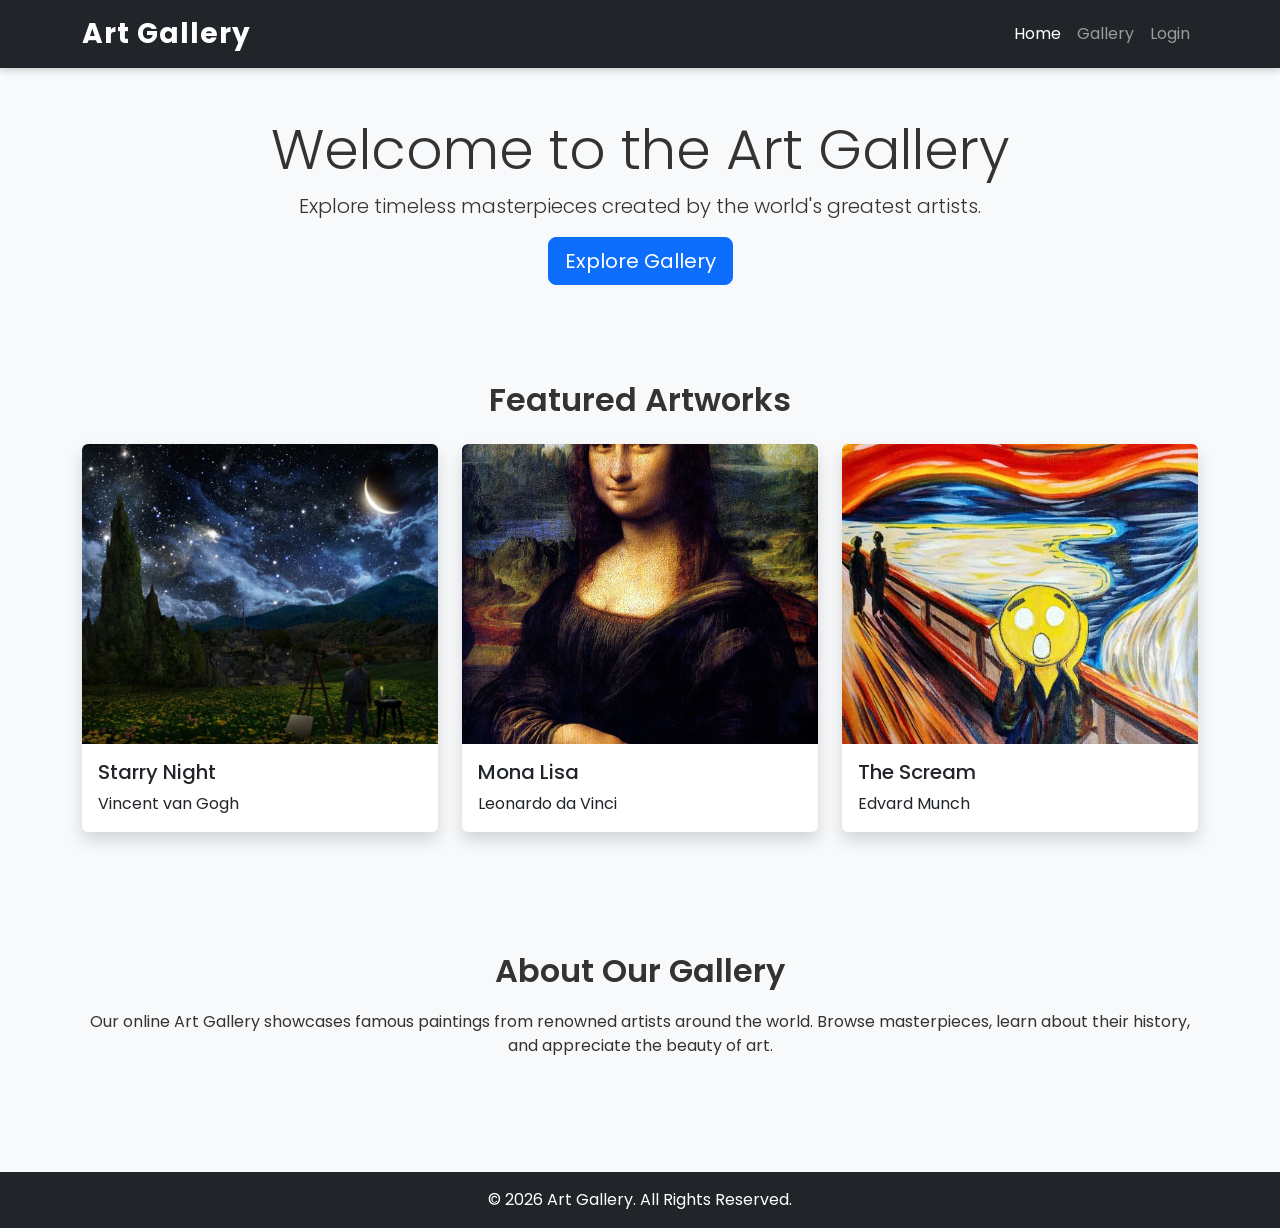
<file: index.html>
<!DOCTYPE html>
<html lang="en">
<head>
    <meta charset="UTF-8">
    <meta name="viewport" content="width=device-width, initial-scale=1.0">
    <title>Art Gallery</title>

    <!-- Bootstrap CSS -->
    <link href="https://cdn.jsdelivr.net/npm/bootstrap@5.3.3/dist/css/bootstrap.min.css" rel="stylesheet">
    <link rel="stylesheet" href="style.css">
</head>

<body>

<!-- Navbar -->
<nav class="navbar navbar-expand-lg navbar-dark bg-dark">
    <div class="container">
        <a class="navbar-brand" href="#">Art Gallery</a>

        <button class="navbar-toggler" type="button" data-bs-toggle="collapse" data-bs-target="#navbarNav">
            <span class="navbar-toggler-icon"></span>
        </button>

        <div class="collapse navbar-collapse" id="navbarNav">
            <ul class="navbar-nav ms-auto">
                <li class="nav-item">
                    <a class="nav-link active" href="index.html">Home</a>
                </li>
                <li class="nav-item">
                    <a class="nav-link" href="gallery.html">Gallery</a>
                </li>
                <li class="nav-item">
                    <a class="nav-link" href="login.html">Login</a>
                </li>
            </ul>
        </div>
    </div>
</nav>

<!-- Hero Section -->
<section class="bg-light text-center py-5">
    <div class="container">
        <h1 class="display-4">Welcome to the Art Gallery</h1>
        <p class="lead">
            Explore timeless masterpieces created by the world's greatest artists.
        </p>
        <a href="gallery.html" class="btn btn-primary btn-lg">Explore Gallery</a>
    </div>
</section>

<!-- Featured Artworks -->
<div class="container my-5">
    <h2 class="text-center mb-4">Featured Artworks</h2>

    <div class="row">

        <div class="col-md-4 mb-4">
            <div class="card shadow">
                <img src="starry-night.jpg" class="card-img-top" alt="Starry Night">
                <div class="card-body">
                    <h5 class="card-title">Starry Night</h5>
                    <p class="card-text">Vincent van Gogh</p>
                </div>
            </div>
        </div>

        <div class="col-md-4 mb-4">
            <div class="card shadow">
                <img src="mona-lisa.jpg" class="card-img-top" alt="Mona Lisa">
                <div class="card-body">
                    <h5 class="card-title">Mona Lisa</h5>
                    <p class="card-text">Leonardo da Vinci</p>
                </div>
            </div>
        </div>

        <div class="col-md-4 mb-4">
            <div class="card shadow">
                <img src="the-scream.jpg" class="card-img-top" alt="The Scream">
                <div class="card-body">
                    <h5 class="card-title">The Scream</h5>
                    <p class="card-text">Edvard Munch</p>
                </div>
            </div>
        </div>

    </div>
</div>

<!-- About -->
<section class="bg-light py-5">
    <div class="container text-center">
        <h2>About Our Gallery</h2>
        <p>
            Our online Art Gallery showcases famous paintings from renowned artists
            around the world. Browse masterpieces, learn about their history,
            and appreciate the beauty of art.
        </p>
    </div>
</section>

<!-- Footer -->
<footer class="bg-dark text-white text-center p-3">
    <p class="mb-0">&copy; 2026 Art Gallery. All Rights Reserved.</p>
</footer>

<!-- Bootstrap JS -->
<script src="https://cdn.jsdelivr.net/npm/bootstrap@5.3.3/dist/js/bootstrap.bundle.min.js"></script>

</body>
</html>
</file>
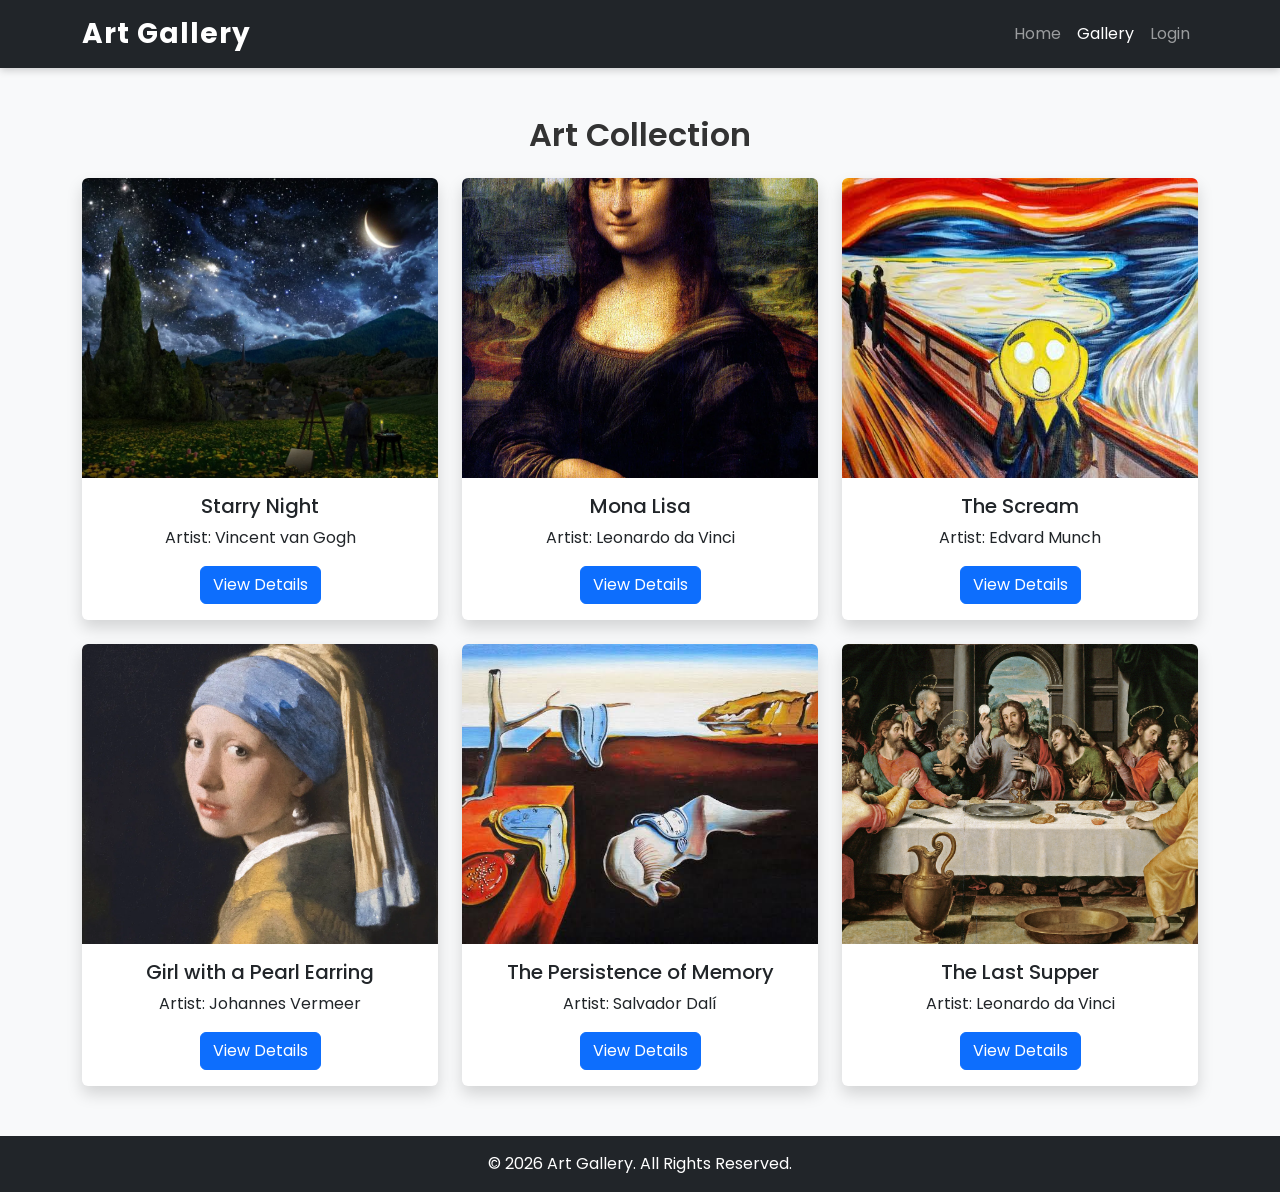
<file: gallery.html>
<!DOCTYPE html>
<html lang="en">
<head>
    <meta charset="UTF-8">
    <meta name="viewport" content="width=device-width, initial-scale=1.0">
    <title>Art Gallery</title>

    <!-- Bootstrap CSS -->
    <link href="https://cdn.jsdelivr.net/npm/bootstrap@5.3.3/dist/css/bootstrap.min.css" rel="stylesheet">
    <link rel="stylesheet" href="style.css">
</head>

<body>

<!-- Navbar -->
<nav class="navbar navbar-expand-lg navbar-dark bg-dark">
    <div class="container">
        <a class="navbar-brand" href="index.html">Art Gallery</a>

        <button class="navbar-toggler" type="button" data-bs-toggle="collapse"
            data-bs-target="#navbarNav">
            <span class="navbar-toggler-icon"></span>
        </button>

        <div class="collapse navbar-collapse" id="navbarNav">
            <ul class="navbar-nav ms-auto">
                <li class="nav-item">
                    <a class="nav-link" href="index.html">Home</a>
                </li>
                <li class="nav-item">
                    <a class="nav-link active" href="gallery.html">Gallery</a>
                </li>
                <li class="nav-item">
                    <a class="nav-link" href="login.html">Login</a>
                </li>
            </ul>
        </div>
    </div>
</nav>

<!-- Gallery Section -->
<div class="container my-5">

    <h2 class="text-center mb-4">Art Collection</h2>

    <div class="row g-4">

        <!-- Starry Night -->
        <div class="col-md-4">
            <div class="card h-100 shadow">
                <img src="starry-night.jpg" class="card-img-top" alt="Starry Night">
                <div class="card-body text-center">
                    <h5 class="card-title">Starry Night</h5>
                    <p class="card-text">Artist: Vincent van Gogh</p>
                    <a href="starry-night.html" class="btn btn-primary">View Details</a>
                </div>
            </div>
        </div>

        <!-- Mona Lisa -->
        <div class="col-md-4">
            <div class="card h-100 shadow">
                <img src="mona-lisa.jpg" class="card-img-top" alt="Mona Lisa">
                <div class="card-body text-center">
                    <h5 class="card-title">Mona Lisa</h5>
                    <p class="card-text">Artist: Leonardo da Vinci</p>
                    <a href="mona-lisa.html" class="btn btn-primary">View Details</a>
                </div>
            </div>
        </div>

        <!-- The Scream -->
        <div class="col-md-4">
            <div class="card h-100 shadow">
                <img src="the-scream.jpg" class="card-img-top" alt="The Scream">
                <div class="card-body text-center">
                    <h5 class="card-title">The Scream</h5>
                    <p class="card-text">Artist: Edvard Munch</p>
                    <a href="the-scream.html" class="btn btn-primary">View Details</a>
                </div>
            </div>
        </div>

        <!-- Girl with a Pearl Earring -->
        <div class="col-md-4">
            <div class="card h-100 shadow">
                <img src="girl-with-pearl.jpg" class="card-img-top" alt="Girl with a Pearl Earring">
                <div class="card-body text-center">
                    <h5 class="card-title">Girl with a Pearl Earring</h5>
                    <p class="card-text">Artist: Johannes Vermeer</p>
                    <a href="girl-with-pearl.html" class="btn btn-primary">View Details</a>
                </div>
            </div>
        </div>

        <!-- The Persistence of Memory -->
        <div class="col-md-4">
            <div class="card h-100 shadow">
                <img src="persistence-memory.jpg" class="card-img-top" alt="The Persistence of Memory">
                <div class="card-body text-center">
                    <h5 class="card-title">The Persistence of Memory</h5>
                    <p class="card-text">Artist: Salvador Dalí</p>
                    <a href="persistence-memory.html" class="btn btn-primary">View Details</a>
                </div>
            </div>
        </div>

        <!-- The Last Supper -->
        <div class="col-md-4">
            <div class="card h-100 shadow">
                <img src="last-supper.jpg" class="card-img-top" alt="The Last Supper">
                <div class="card-body text-center">
                    <h5 class="card-title">The Last Supper</h5>
                    <p class="card-text">Artist: Leonardo da Vinci</p>
                    <a href="last-supper.html" class="btn btn-primary">View Details</a>
                </div>
            </div>
        </div>

    </div>

</div>

<!-- Footer -->
<footer class="bg-dark text-white text-center py-3">
    <p class="mb-0">&copy; 2026 Art Gallery. All Rights Reserved.</p>
</footer>

<!-- Bootstrap JS -->
<script src="https://cdn.jsdelivr.net/npm/bootstrap@5.3.3/dist/js/bootstrap.bundle.min.js"></script>

</body>
</html>
</file>
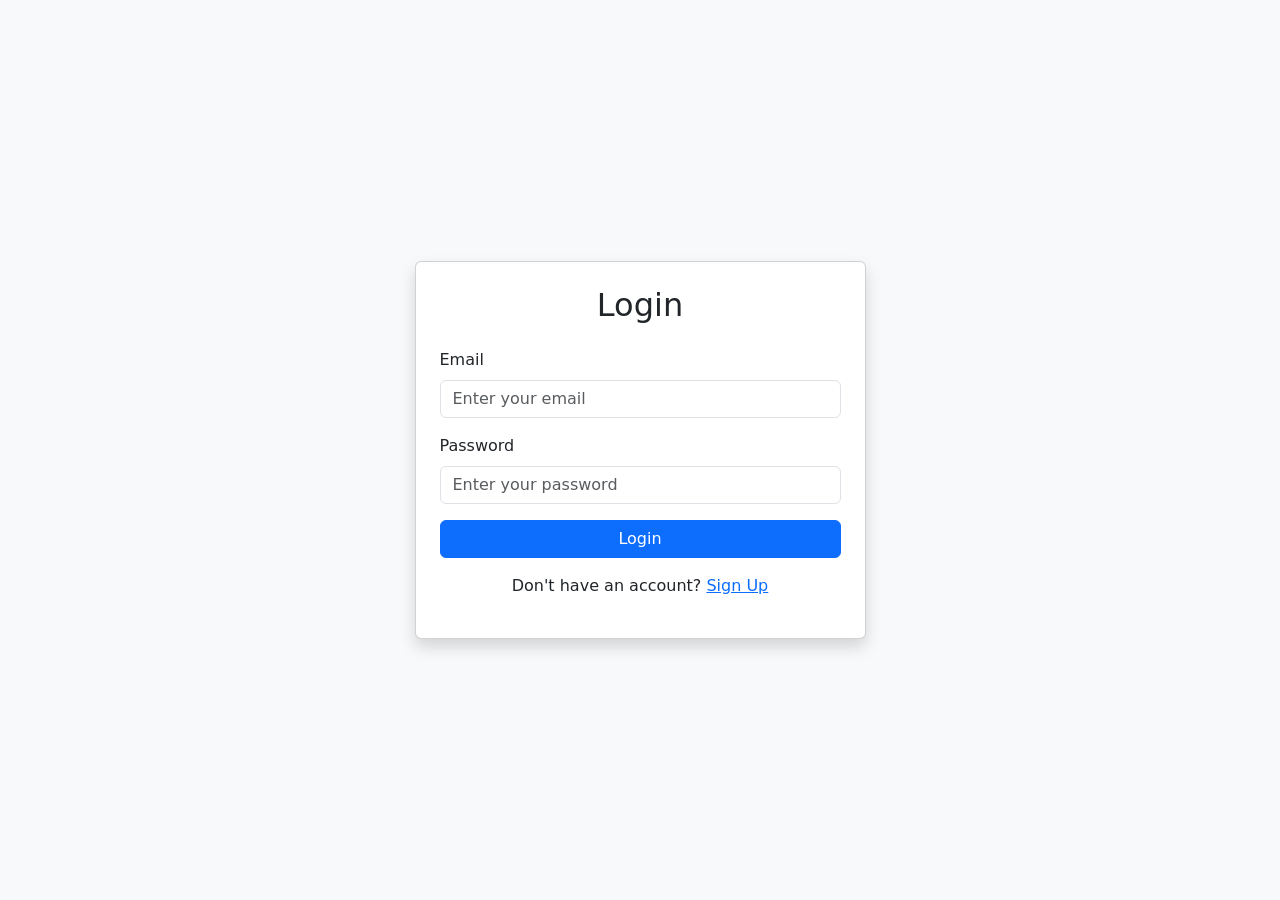
<file: login.html>
<!DOCTYPE html>
<html lang="en">
<head>
    <meta charset="UTF-8">
    <meta name="viewport" content="width=device-width, initial-scale=1.0">
    <title>Login - Art Gallery</title>

    <!-- Bootstrap CSS -->
    <link href="https://cdn.jsdelivr.net/npm/bootstrap@5.3.3/dist/css/bootstrap.min.css" rel="stylesheet
        <link rel="stylesheet" href="style.css">
</head>

<body class="bg-light">

<div class="container">
    <div class="row justify-content-center align-items-center vh-100">
        <div class="col-md-5">

            <div class="card shadow p-4">
                <h2 class="text-center mb-4">Login</h2>

                <form>
                    <div class="mb-3">
                        <label class="form-label">Email</label>
                        <input type="email" class="form-control" placeholder="Enter your email">
                    </div>

                    <div class="mb-3">
                        <label class="form-label">Password</label>
                        <input type="password" class="form-control" placeholder="Enter your password">
                    </div>

                    <button type="submit" class="btn btn-primary w-100">
                        Login
                    </button>
                </form>

                <p class="text-center mt-3">
                    Don't have an account?
                    <a href="signup.html">Sign Up</a>
                </p>
            </div>

        </div>
    </div>
</div>

<!-- Bootstrap JS -->
<script src="https://cdn.jsdelivr.net/npm/bootstrap@5.3.3/dist/js/bootstrap.bundle.min.js"></script>

</body>
</html>
</file>
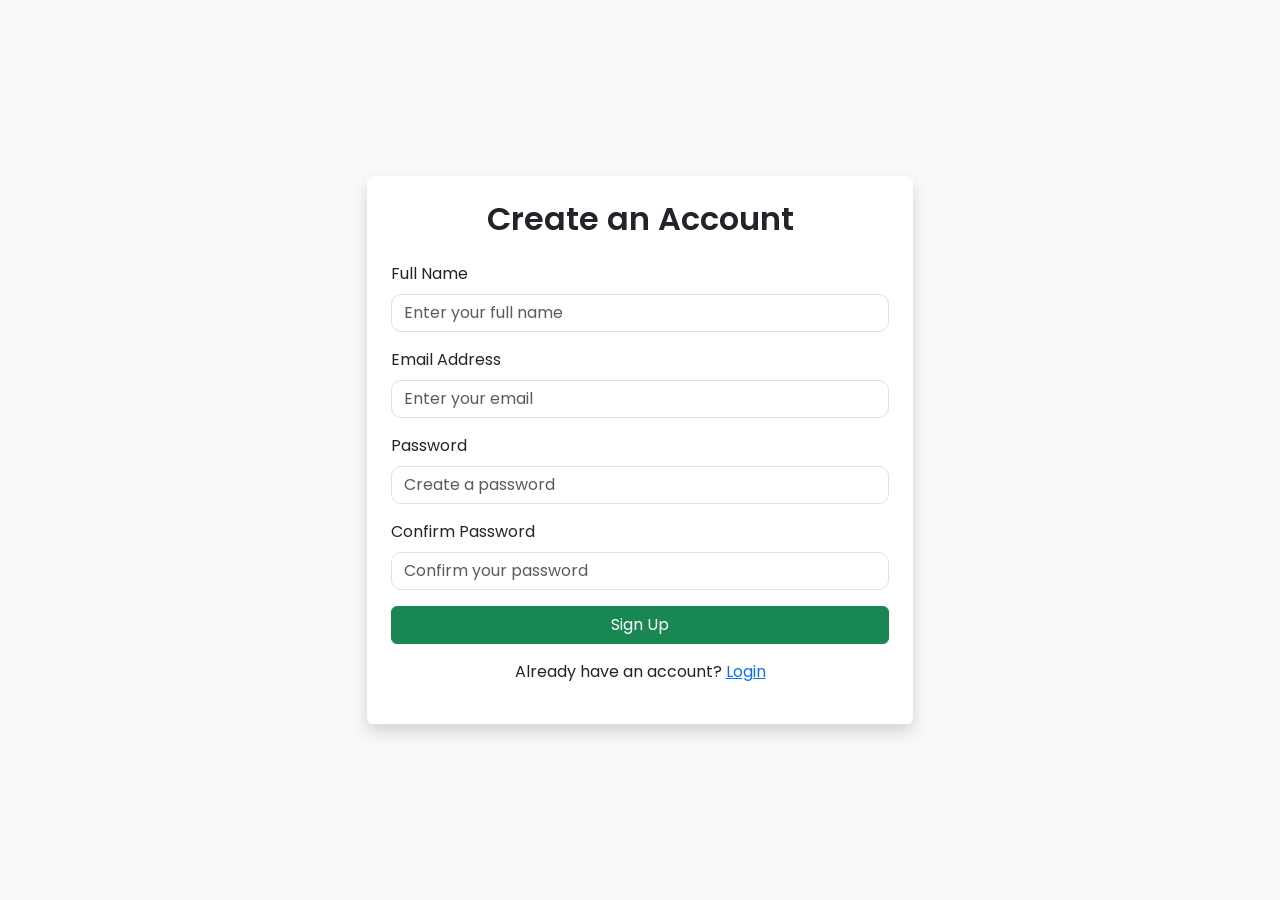
<file: signup.html>
<!DOCTYPE html>
<html lang="en">
<head>
    <meta charset="UTF-8">
    <meta name="viewport" content="width=device-width, initial-scale=1.0">
    <title>Sign Up - Art Gallery</title>

    <!-- Bootstrap CSS -->
    <link href="https://cdn.jsdelivr.net/npm/bootstrap@5.3.3/dist/css/bootstrap.min.css" rel="stylesheet">
    <link rel="stylesheet" href="style.css">
</head>

<body class="bg-light">

<div class="container">
    <div class="row justify-content-center align-items-center vh-100">
        <div class="col-md-6">

            <div class="card shadow p-4">
                <h2 class="text-center mb-4">Create an Account</h2>

                <form>
                    <div class="mb-3">
                        <label class="form-label">Full Name</label>
                        <input type="text" class="form-control" placeholder="Enter your full name">
                    </div>

                    <div class="mb-3">
                        <label class="form-label">Email Address</label>
                        <input type="email" class="form-control" placeholder="Enter your email">
                    </div>

                    <div class="mb-3">
                        <label class="form-label">Password</label>
                        <input type="password" class="form-control" placeholder="Create a password">
                    </div>

                    <div class="mb-3">
                        <label class="form-label">Confirm Password</label>
                        <input type="password" class="form-control" placeholder="Confirm your password">
                    </div>

                    <button type="submit" class="btn btn-success w-100">
                        Sign Up
                    </button>
                </form>

                <p class="text-center mt-3">
                    Already have an account?
                    <a href="login.html">Login</a>
                </p>
            </div>

        </div>
    </div>
</div>

<!-- Bootstrap JS -->
<script src="https://cdn.jsdelivr.net/npm/bootstrap@5.3.3/dist/js/bootstrap.bundle.min.js"></script>

</body>
</html>
</file>
<file: style.css>
/* Google Font */
@import url('https://fonts.googleapis.com/css2?family=Poppins:wght@300;400;500;600;700&display=swap');

*{
    margin:0;
    padding:0;
    box-sizing:border-box;
    font-family:'Poppins',sans-serif;
}

body{
    background:#f8f9fa;
    color:#333;
}

/* Navbar */
.navbar{
    box-shadow:0 2px 8px rgba(0,0,0,0.2);
}

.navbar-brand{
    font-size:28px;
    font-weight:bold;
    letter-spacing:1px;
}

/* Hero Section */
.hero{
    background:linear-gradient(rgba(0,0,0,0.6),rgba(0,0,0,0.6)),
    url("../images/banner.jpg");
    background-size:cover;
    background-position:center;
    color:white;
    height:80vh;
    display:flex;
    justify-content:center;
    align-items:center;
    text-align:center;
}

.hero h1{
    font-size:55px;
    font-weight:bold;
}

.hero p{
    font-size:20px;
}

/* Buttons */
.btn{
    transition:0.3s;
}

.btn:hover{
    transform:scale(1.05);
}

/* Cards */
.card{
    border:none;
    overflow:hidden;
    transition:0.4s;
}

.card:hover{
    transform:translateY(-10px);
    box-shadow:0 10px 25px rgba(0,0,0,0.25);
}

.card img{
    height:300px;
    object-fit:cover;
    transition:0.4s;
}

.card:hover img{
    transform:scale(1.08);
}

/* Artwork Images */
.art-image{
    border-radius:12px;
    box-shadow:0 8px 20px rgba(0,0,0,0.2);
}

/* About Section */
.about{
    background:white;
    padding:60px 0;
}

/* Footer */
footer{
    background:#212529;
    color:white;
    text-align:center;
    padding:15px;
    margin-top:50px;
}

/* Login & Signup */
.login-card,
.signup-card{
    border-radius:15px;
    transition:0.4s;
}

.login-card:hover,
.signup-card:hover{
    transform:scale(1.02);
}

/* Form Inputs */
.form-control{
    border-radius:10px;
}

.form-control:focus{
    border-color:#0d6efd;
    box-shadow:0 0 8px rgba(13,110,253,.3);
}

/* Section Titles */
h2{
    font-weight:600;
    margin-bottom:20px;
}

/* Responsive */
@media(max-width:768px){

.hero{
    height:60vh;
}

.hero h1{
    font-size:35px;
}

.hero p{
    font-size:16px;
}

.card img{
    height:220px;
}

}
</file>
